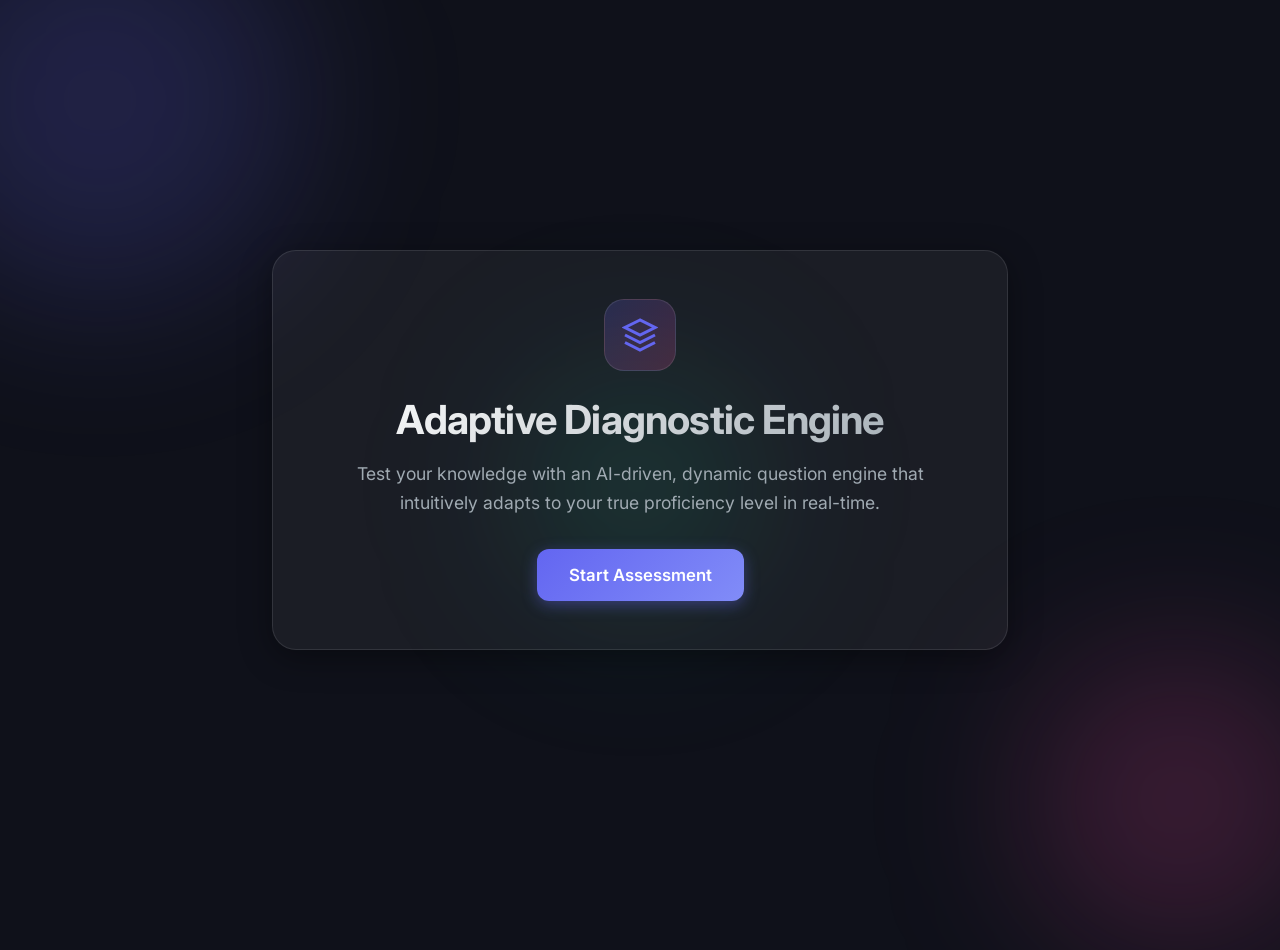
<file: frontend/index.html>
<!DOCTYPE html>
<html lang="en">
<head>
    <meta charset="UTF-8">
    <meta name="viewport" content="width=device-width, initial-scale=1.0">
    <title>AI Diagnostic Engine</title>
    <meta name="description" content="An adaptive testing engine using AI to measure proficiency intuitively.">
    <!-- Google Fonts -->
    <link href="https://fonts.googleapis.com/css2?family=Inter:wght@300;400;500;600;700&display=swap" rel="stylesheet">
    <link rel="stylesheet" href="styles.css">
</head>
<body>
    <div id="app" class="app-container">
        
        <!-- Welcome Screen -->
        <section id="welcome-view" class="view active">
            <div class="glass-card welcome-card">
                <div class="icon-wrapper">
                    <svg viewBox="0 0 24 24" fill="none" stroke="currentColor" stroke-width="2">
                        <path d="M12 2L2 7l10 5 10-5-10-5zM2 17l10 5 10-5M2 12l10 5 10-5"/>
                    </svg>
                </div>
                <h1>Adaptive Diagnostic Engine</h1>
                <p>Test your knowledge with an AI-driven, dynamic question engine that intuitively adapts to your true proficiency level in real-time.</p>
                <button id="start-btn" class="primary-btn pulse">Start Assessment</button>
            </div>
        </section>

        <!-- Question Screen -->
        <section id="question-view" class="view hidden">
            <div class="header-stats">
                <div class="stat-badge">Question <span id="q-counter">1</span> / 10</div>
                <div class="stat-badge difficulty">Difficulty: <span id="q-difficulty">0.50</span></div>
            </div>
            
            <div class="glass-card question-card">
                <h2 id="question-text">Loading question...</h2>
                <div id="options-container" class="options-grid">
                    <!-- Options injected here via JS -->
                </div>
                
                <div id="feedback-container" class="feedback-toast hidden">
                    <div class="feedback-icon" id="feedback-icon"></div>
                    <span id="feedback-text"></span>
                </div>
            </div>
        </section>

        <!-- Results Screen -->
        <section id="results-view" class="view hidden">
            <div class="glass-card results-card">
                <h2>Assessment Complete!</h2>
                <div class="score-display">
                    <div class="score-circle">
                        <span id="final-score">0.00</span>
                        <span class="score-label">Final Ability</span>
                    </div>
                </div>
                
                <div id="study-plan-container" class="study-plan-section">
                    <div class="loading-pulse">
                        <div class="dot-typing"></div>
                        <p>AI is generating your custom study plan...</p>
                    </div>
                    <div id="study-plan-content" class="hidden markdown-body"></div>
                </div>
                <button id="restart-btn" class="secondary-btn">Take Another Test</button>
            </div>
        </section>
        
    </div>
    
    <!-- Background Elements -->
    <div class="bg-shape shape-1"></div>
    <div class="bg-shape shape-2"></div>
    <div class="bg-shape shape-3"></div>

    <script src="script.js"></script>
</body>
</html>
</file>
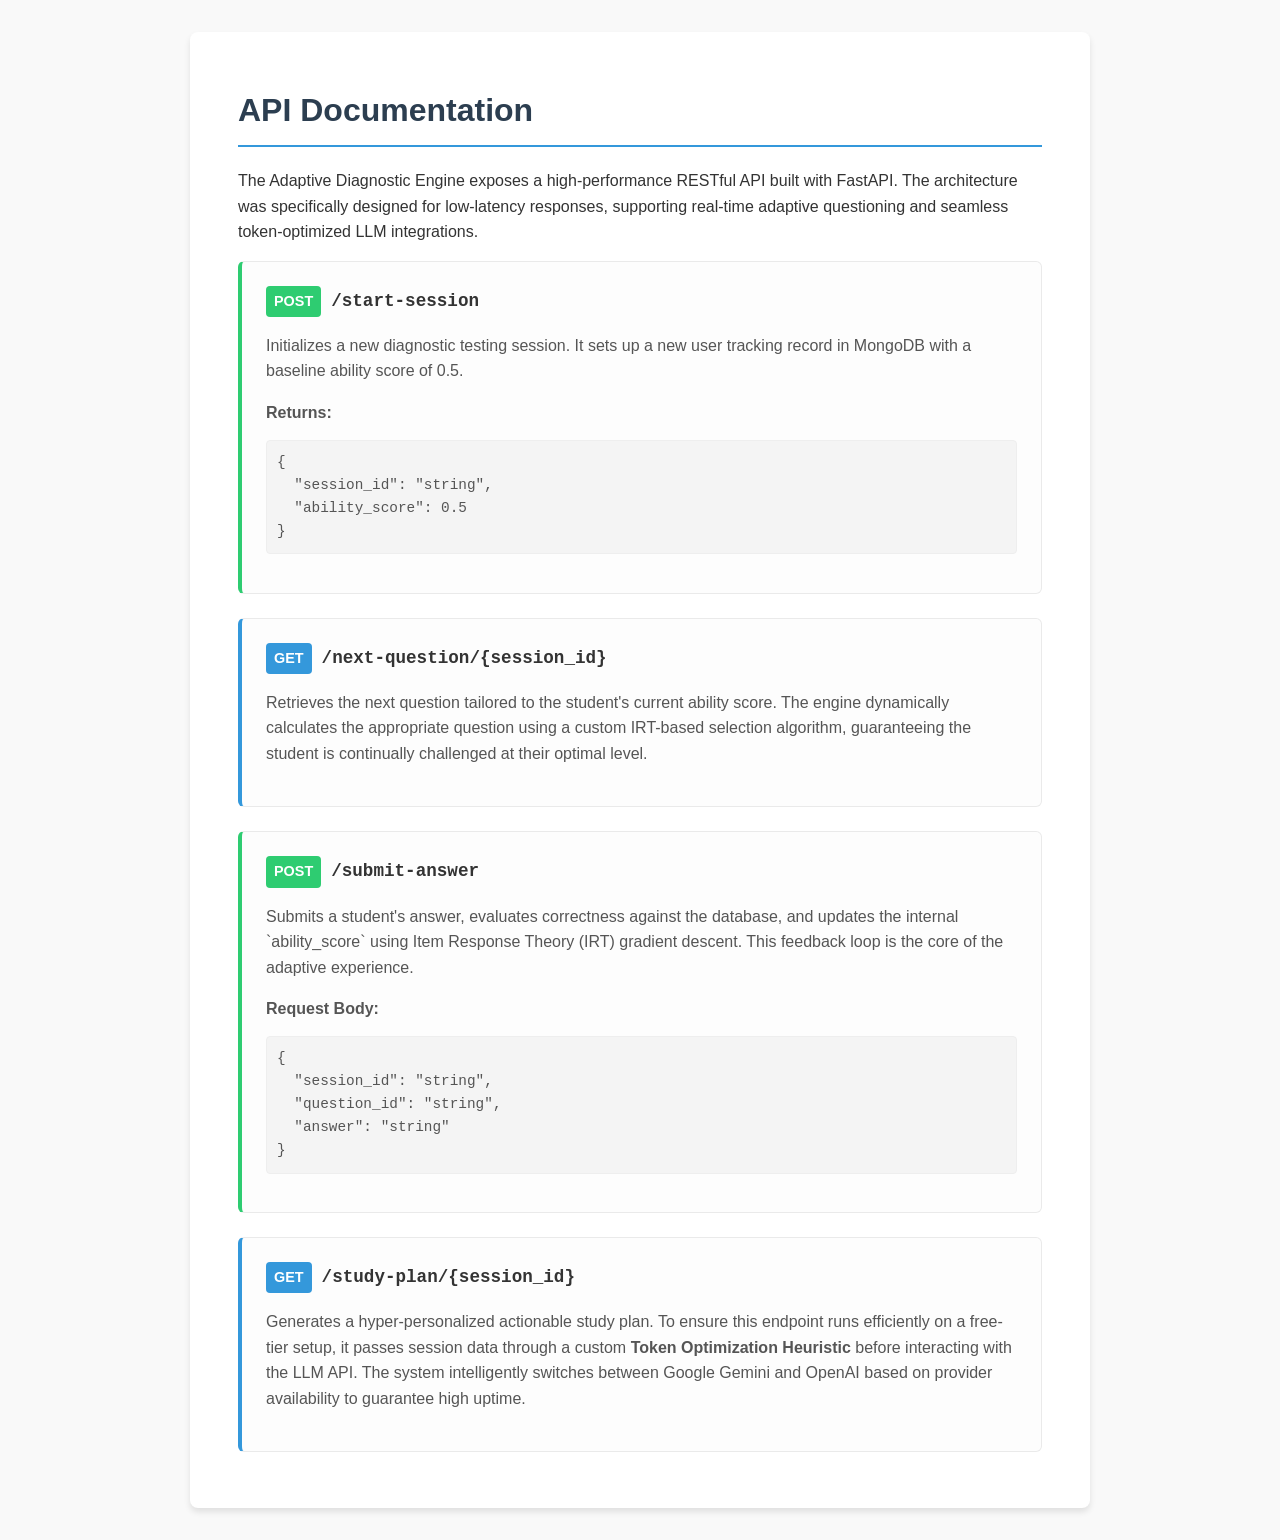
<file: deliverables/API Documentation.html>
<!DOCTYPE html>
<html lang="en">

<head>
    <meta charset="UTF-8">
    <meta name="viewport" content="width=device-width, initial-scale=1.0">
    <title>API Documentation</title>
    <style>
        body {
            font-family: 'Segoe UI', Tahoma, Geneva, Verdana, sans-serif;
            line-height: 1.6;
            color: #333;
            max-width: 900px;
            margin: 0 auto;
            padding: 2rem;
            background-color: #f9f9f9;
        }

        .container {
            background: white;
            padding: 2rem 3rem;
            border-radius: 8px;
            box-shadow: 0 4px 6px rgba(0, 0, 0, 0.1);
        }

        h1 {
            color: #2c3e50;
            border-bottom: 2px solid #3498db;
            padding-bottom: 0.5rem;
        }

        h2 {
            color: #2980b9;
            margin-top: 1.5rem;
        }

        .endpoint {
            background-color: #fdfdfd;
            border: 1px solid #eaeaea;
            padding: 1.5rem;
            border-radius: 6px;
            margin-bottom: 1.5rem;
            border-left: 4px solid #2ecc71;
            transition: transform 0.2s;
        }

        .endpoint:hover {
            transform: translateX(5px);
        }

        .endpoint.get {
            border-left-color: #3498db;
        }

        .endpoint.post {
            border-left-color: #2ecc71;
        }

        .method {
            display: inline-block;
            padding: 4px 8px;
            border-radius: 4px;
            color: white;
            font-weight: bold;
            font-size: 0.9rem;
            margin-right: 10px;
        }

        .method.get {
            background-color: #3498db;
        }

        .method.post {
            background-color: #2ecc71;
        }

        .path {
            font-family: 'Courier New', Courier, monospace;
            font-size: 1.1rem;
            font-weight: bold;
            color: #333;
        }

        .description {
            margin-top: 10px;
            color: #555;
        }

        pre {
            background-color: #f4f4f4;
            padding: 10px;
            border-radius: 4px;
            font-family: 'Courier New', Courier, monospace;
            font-size: 0.9rem;
            overflow-x: auto;
            border: 1px solid #eee;
        }
    </style>
</head>

<body>
    <div class="container">
        <h1>API Documentation</h1>
        <p>The Adaptive Diagnostic Engine exposes a high-performance RESTful API built with FastAPI. The architecture
            was specifically designed for low-latency responses, supporting real-time adaptive questioning and seamless
            token-optimized LLM integrations.</p>

        <div class="endpoint post">
            <div><span class="method post">POST</span><span class="path">/start-session</span></div>
            <div class="description">
                <p>Initializes a new diagnostic testing session. It sets up a new user tracking record in MongoDB with a
                    baseline ability score of 0.5.</p>
                <strong>Returns:</strong>
                <pre>{
  "session_id": "string",
  "ability_score": 0.5
}</pre>
            </div>
        </div>

        <div class="endpoint get">
            <div><span class="method get">GET</span><span class="path">/next-question/{session_id}</span></div>
            <div class="description">
                <p>Retrieves the next question tailored to the student's current ability score. The engine dynamically
                    calculates the appropriate question using a custom IRT-based selection algorithm, guaranteeing the
                    student is continually challenged at their optimal level.</p>
            </div>
        </div>

        <div class="endpoint post">
            <div><span class="method post">POST</span><span class="path">/submit-answer</span></div>
            <div class="description">
                <p>Submits a student's answer, evaluates correctness against the database, and updates the internal
                    `ability_score` using Item Response Theory (IRT) gradient descent. This feedback loop is the core of
                    the adaptive experience.</p>
                <strong>Request Body:</strong>
                <pre>{
  "session_id": "string",
  "question_id": "string",
  "answer": "string"
}</pre>
            </div>
        </div>

        <div class="endpoint get">
            <div><span class="method get">GET</span><span class="path">/study-plan/{session_id}</span></div>
            <div class="description">
                <p>Generates a hyper-personalized actionable study plan. To ensure this endpoint runs efficiently on a
                    free-tier setup, it passes session data through a custom <strong>Token Optimization
                        Heuristic</strong> before interacting with the LLM API. The system intelligently switches
                    between Google Gemini and OpenAI based on provider availability to guarantee high uptime.</p>
            </div>
        </div>

    </div>
</body>

</html>
</file>
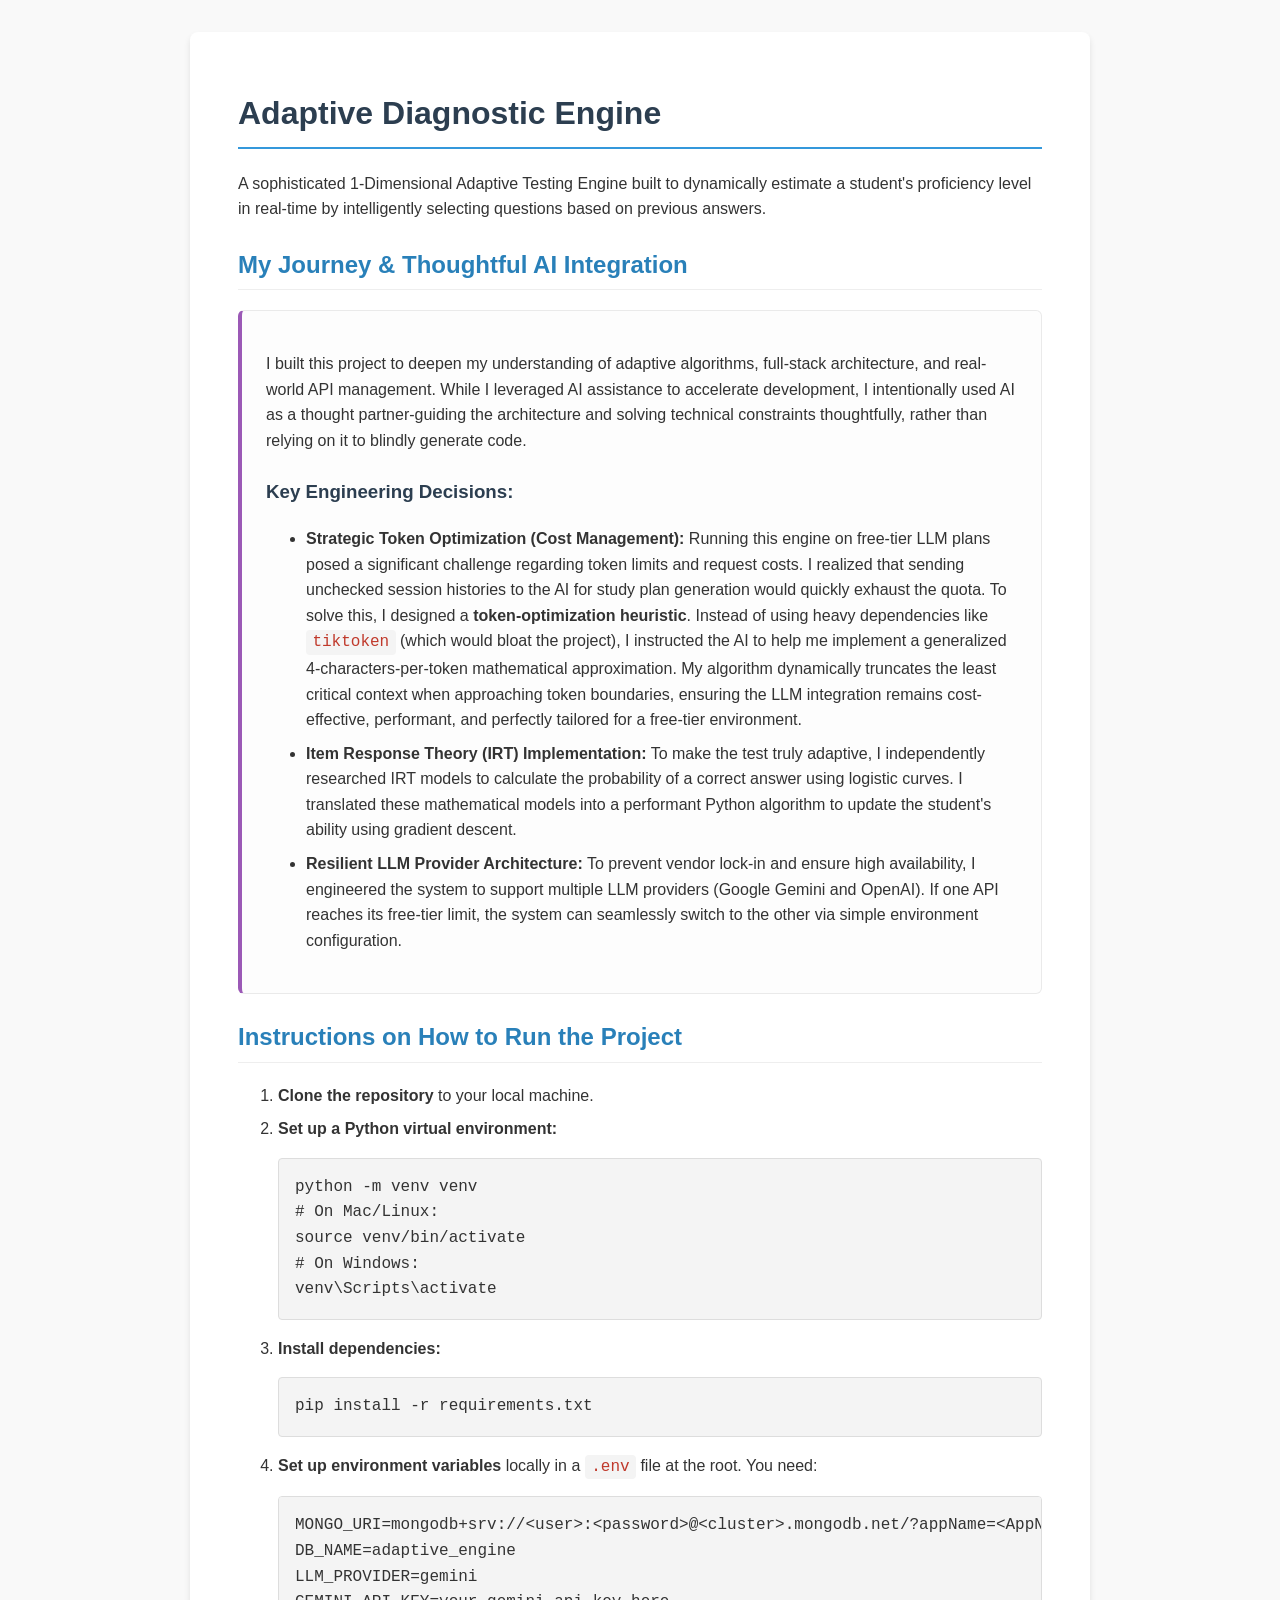
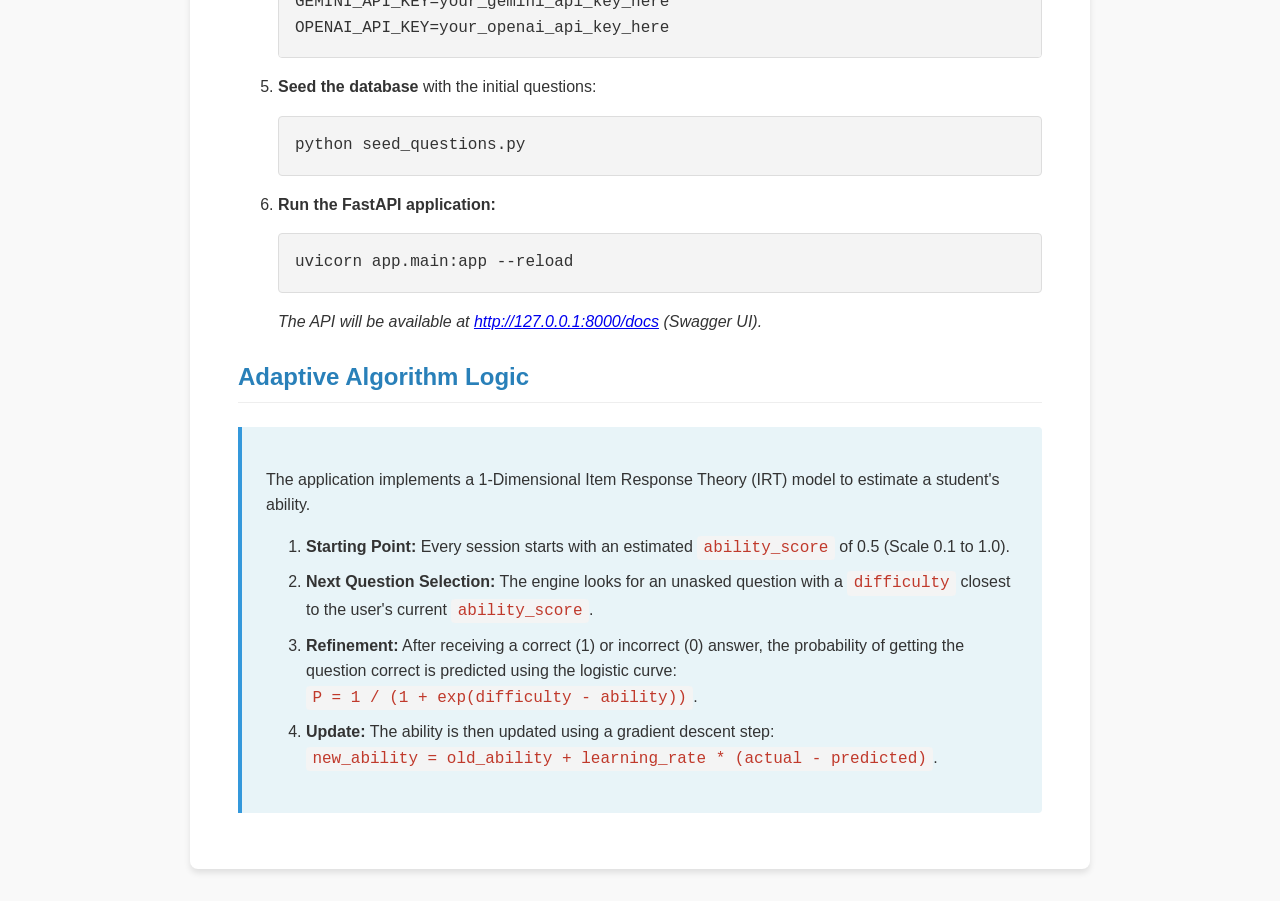
<file: deliverables/README.html>
<!DOCTYPE html>
<html lang="en">

<head>
    <meta charset="UTF-8">
    <meta name="viewport" content="width=device-width, initial-scale=1.0">
    <title>README - Adaptive Diagnostic Engine</title>
    <style>
        body {
            font-family: 'Segoe UI', Tahoma, Geneva, Verdana, sans-serif;
            line-height: 1.6;
            color: #333;
            max-width: 900px;
            margin: 0 auto;
            padding: 2rem;
            background-color: #f9f9f9;
        }

        .container {
            background: white;
            padding: 2rem 3rem;
            border-radius: 8px;
            box-shadow: 0 4px 6px rgba(0, 0, 0, 0.1);
        }

        h1,
        h2,
        h3 {
            color: #2c3e50;
            margin-top: 1.5rem;
        }

        h1 {
            border-bottom: 2px solid #3498db;
            padding-bottom: 0.5rem;
        }

        h2 {
            border-bottom: 1px solid #eee;
            padding-bottom: 0.3rem;
            color: #2980b9;
        }

        pre,
        code {
            background-color: #f4f4f4;
            border-radius: 4px;
            font-family: 'Courier New', Courier, monospace;
        }

        pre {
            padding: 1rem;
            overflow-x: auto;
            border: 1px solid #ddd;
        }

        code {
            padding: 0.2rem 0.4rem;
            color: #c0392b;
        }

        ul,
        ol {
            margin-bottom: 1rem;
        }

        li {
            margin-bottom: 0.5rem;
        }

        .highlight {
            background-color: #e8f4f8;
            padding: 1.5rem;
            border-left: 4px solid #3498db;
            border-radius: 0 4px 4px 0;
            margin: 1.5rem 0;
        }

        .journey-card {
            background-color: #fdfdfd;
            border: 1px solid #eaeaea;
            padding: 1.5rem;
            border-radius: 6px;
            margin-bottom: 1.5rem;
            border-left: 4px solid #9b59b6;
        }
    </style>
</head>

<body>
    <div class="container">
        <h1>Adaptive Diagnostic Engine</h1>

        <p>A sophisticated 1-Dimensional Adaptive Testing Engine built to dynamically estimate a student's proficiency
            level in real-time by intelligently selecting questions based on previous answers.</p>

        <h2>My Journey & Thoughtful AI Integration</h2>
        <div class="journey-card">
            <p>I built this project to deepen my understanding of adaptive algorithms, full-stack architecture, and
                real-world API management. While I leveraged AI assistance to accelerate development, I intentionally
                used AI as a thought partner-guiding the architecture and solving technical constraints thoughtfully,
                rather than relying on it to blindly generate code.</p>

            <h3>Key Engineering Decisions:</h3>
            <ul>
                <li><strong>Strategic Token Optimization (Cost Management):</strong> Running this engine on free-tier
                    LLM plans posed a significant challenge regarding token limits and request costs. I realized that
                    sending unchecked session histories to the AI for study plan generation would quickly exhaust the
                    quota. To solve this, I designed a <strong>token-optimization heuristic</strong>. Instead of using
                    heavy dependencies like <code>tiktoken</code> (which would bloat the project), I instructed the AI
                    to help me implement a generalized 4-characters-per-token mathematical approximation. My algorithm
                    dynamically truncates the least critical context when approaching token boundaries, ensuring the LLM
                    integration remains cost-effective, performant, and perfectly tailored for a free-tier environment.
                </li>
                <li><strong>Item Response Theory (IRT) Implementation:</strong> To make the test truly adaptive, I
                    independently researched IRT models to calculate the probability of a correct answer using logistic
                    curves. I translated these mathematical models into a performant Python algorithm to update the
                    student's ability using gradient descent.</li>
                <li><strong>Resilient LLM Provider Architecture:</strong> To prevent vendor lock-in and ensure high
                    availability, I engineered the system to support multiple LLM providers (Google Gemini and OpenAI).
                    If one API reaches its free-tier limit, the system can seamlessly switch to the other via simple
                    environment configuration.</li>
            </ul>
        </div>

        <h2>Instructions on How to Run the Project</h2>
        <ol>
            <li><strong>Clone the repository</strong> to your local machine.</li>
            <li><strong>Set up a Python virtual environment:</strong>
                <pre>python -m venv venv
# On Mac/Linux:
source venv/bin/activate  
# On Windows:
venv\Scripts\activate</pre>
            </li>
            <li><strong>Install dependencies:</strong>
                <pre>pip install -r requirements.txt</pre>
            </li>
            <li><strong>Set up environment variables</strong> locally in a <code>.env</code> file at the root. You need:
                <pre>MONGO_URI=mongodb+srv://&lt;user&gt;:&lt;password&gt;@&lt;cluster&gt;.mongodb.net/?appName=&lt;AppName&gt;
DB_NAME=adaptive_engine
LLM_PROVIDER=gemini
GEMINI_API_KEY=your_gemini_api_key_here
OPENAI_API_KEY=your_openai_api_key_here</pre>
            </li>
            <li><strong>Seed the database</strong> with the initial questions:
                <pre>python seed_questions.py</pre>
            </li>
            <li><strong>Run the FastAPI application:</strong>
                <pre>uvicorn app.main:app --reload</pre>
                <em>The API will be available at <a href="http://127.0.0.1:8000/docs"
                        target="_blank">http://127.0.0.1:8000/docs</a> (Swagger UI).</em>
            </li>
        </ol>

        <h2>Adaptive Algorithm Logic</h2>
        <div class="highlight">
            <p>The application implements a 1-Dimensional Item Response Theory (IRT) model to estimate a student's
                ability.</p>
            <ol>
                <li><strong>Starting Point:</strong> Every session starts with an estimated <code>ability_score</code>
                    of 0.5 (Scale 0.1 to 1.0).</li>
                <li><strong>Next Question Selection:</strong> The engine looks for an unasked question with a
                    <code>difficulty</code> closest to the user's current <code>ability_score</code>.
                </li>
                <li><strong>Refinement:</strong> After receiving a correct (1) or incorrect (0) answer, the probability
                    of getting the question correct is predicted using the logistic curve:
                    <br><code>P = 1 / (1 + exp(difficulty - ability))</code>.
                </li>
                <li><strong>Update:</strong> The ability is then updated using a gradient descent step:
                    <br><code>new_ability = old_ability + learning_rate * (actual - predicted)</code>.
                </li>
            </ol>
        </div>
    </div>
</body>

</html>
</file>
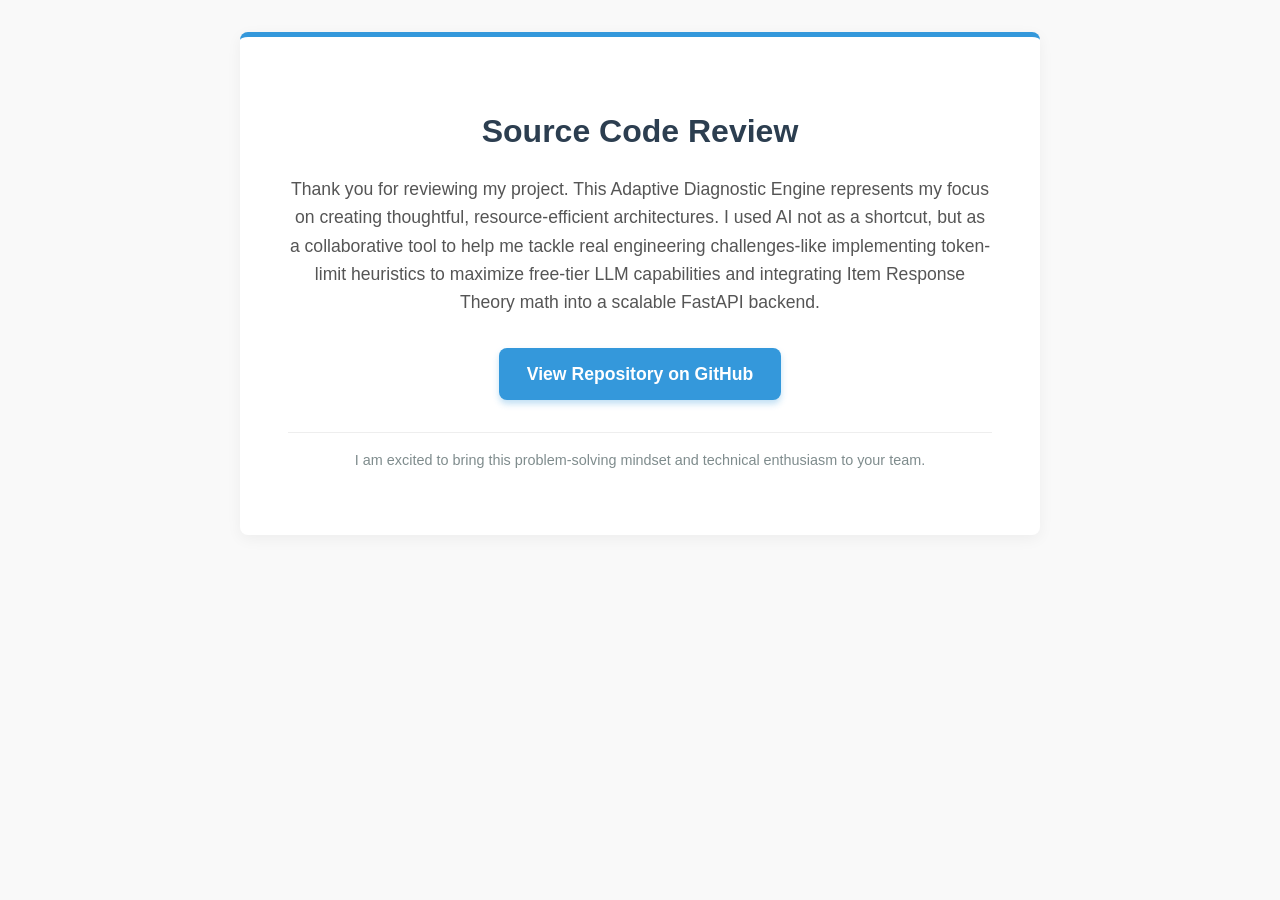
<file: deliverables/Source Code.html>
<!DOCTYPE html>
<html lang="en">

<head>
    <meta charset="UTF-8">
    <meta name="viewport" content="width=device-width, initial-scale=1.0">
    <title>Source Code</title>
    <style>
        body {
            font-family: 'Segoe UI', Tahoma, Geneva, Verdana, sans-serif;
            line-height: 1.6;
            color: #333;
            max-width: 800px;
            margin: 0 auto;
            padding: 2rem;
            background-color: #f9f9f9;
        }

        .card {
            background: white;
            padding: 3rem;
            border-radius: 8px;
            box-shadow: 0 4px 15px rgba(0, 0, 0, 0.05);
            text-align: center;
            border-top: 5px solid #3498db;
        }

        h1 {
            color: #2c3e50;
            margin-bottom: 1rem;
        }

        .intro {
            font-size: 1.1rem;
            color: #555;
            margin-bottom: 2rem;
        }

        a.button {
            display: inline-block;
            padding: 12px 28px;
            background-color: #3498db;
            color: white;
            text-decoration: none;
            border-radius: 8px;
            font-weight: bold;
            font-size: 1.1rem;
            transition: all 0.3s ease;
            box-shadow: 0 4px 6px rgba(52, 152, 219, 0.3);
        }

        a.button:hover {
            background-color: #2980b9;
            transform: translateY(-2px);
            box-shadow: 0 6px 12px rgba(52, 152, 219, 0.4);
        }

        .disclaimer {
            margin-top: 2rem;
            font-size: 0.9rem;
            color: #7f8c8d;
            border-top: 1px solid #eee;
            padding-top: 1rem;
        }
    </style>
</head>

<body>
    <div class="card">
        <h1>Source Code Review</h1>
        <p class="intro">Thank you for reviewing my project. This Adaptive Diagnostic Engine represents my focus on
            creating thoughtful, resource-efficient architectures. I used AI not as a shortcut, but as a collaborative
            tool to help me tackle real engineering challenges-like implementing token-limit heuristics to maximize
            free-tier LLM capabilities and integrating Item Response Theory math into a scalable FastAPI backend.</p>

        <a href="https://github.com/heyyymanan/adaptive-diagnostic-engine" class="button" target="_blank">
            View Repository on GitHub
        </a>

        <p class="disclaimer">I am excited to bring this problem-solving mindset and technical enthusiasm to your team.
        </p>
    </div>
</body>

</html>
</file>
<file: frontend/styles.css>
:root {
  --bg-dark: #0f111a;
  --text-main: #ffffff;
  --text-muted: #a0aab2;
  --primary: #6366f1;
  --primary-hover: #4f46e5;
  --secondary: #ec4899;
  --success: #10b981;
  --error: #ef4444;
  --glass-bg: rgba(255, 255, 255, 0.05);
  --glass-border: rgba(255, 255, 255, 0.1);
  --card-shadow: 0 8px 32px 0 rgba(0, 0, 0, 0.37);
}

* {
  box-sizing: border-box;
  margin: 0;
  padding: 0;
  font-family: "Inter", sans-serif;
}

body {
  background-color: var(--bg-dark);
  color: var(--text-main);
  min-height: 100vh;
  display: flex;
  justify-content: center;
  align-items: center;
  overflow-x: hidden;
  position: relative;
}

/* Dynamic Background Shapes */
.bg-shape {
  position: absolute;
  filter: blur(80px);
  z-index: -1;
  border-radius: 50%;
  animation: float 20s infinite alternate ease-in-out;
}

.shape-1 {
  width: 400px;
  height: 400px;
  background: rgba(99, 102, 241, 0.2);
  top: -100px;
  left: -100px;
}

.shape-2 {
  width: 300px;
  height: 300px;
  background: rgba(236, 72, 153, 0.2);
  bottom: -50px;
  right: -50px;
  animation-delay: -5s;
}

.shape-3 {
  width: 250px;
  height: 250px;
  background: rgba(16, 185, 129, 0.15);
  top: 40%;
  left: 40%;
  animation-delay: -10s;
}

@keyframes float {
  0% {
    transform: translate(0, 0) scale(1);
  }
  100% {
    transform: translate(30px, 50px) scale(1.1);
  }
}

.app-container {
  width: 100%;
  max-width: 800px;
  padding: 2rem;
  z-index: 10;
}

/* Glassmorphism Cards */
.glass-card {
  background: var(--glass-bg);
  backdrop-filter: blur(16px);
  -webkit-backdrop-filter: blur(16px);
  border: 1px solid var(--glass-border);
  border-radius: 24px;
  padding: 3rem;
  box-shadow: var(--card-shadow);
  text-align: center;
  transition:
    transform 0.3s ease,
    opacity 0.4s ease;
}

/* Views & view states */
.view {
  display: none;
  opacity: 0;
  transform: translateY(20px);
  animation: fadeIn 0.5s forwards ease-out;
}

.view.active {
  display: block;
}

@keyframes fadeIn {
  to {
    opacity: 1;
    transform: translateY(0);
  }
}

.hidden {
  display: none !important;
}

/* Typography elements */
h1,
h2 {
  font-weight: 700;
  margin-bottom: 1rem;
  background: linear-gradient(135deg, #fff 0%, #a0aab2 100%);
  -webkit-background-clip: text;
  -webkit-text-fill-color: transparent;
}

h1 {
  font-size: 2.5rem;
  letter-spacing: -0.02em;
}
h2 {
  font-size: 1.75rem;
}

p {
  color: var(--text-muted);
  line-height: 1.6;
  margin-bottom: 2rem;
  font-size: 1.1rem;
}

/* Buttons */
button {
  cursor: pointer;
  font-weight: 600;
  font-size: 1.05rem;
  padding: 1rem 2rem;
  border-radius: 12px;
  border: none;
  transition: all 0.2s cubic-bezier(0.4, 0, 0.2, 1);
}

.primary-btn {
  background: linear-gradient(135deg, var(--primary) 0%, #818cf8 100%);
  color: white;
  box-shadow: 0 4px 15px rgba(99, 102, 241, 0.4);
}

.primary-btn:hover {
  transform: translateY(-2px);
  box-shadow: 0 6px 20px rgba(99, 102, 241, 0.6);
}

.primary-btn:active {
  transform: translateY(1px);
}

.primary-btn:disabled {
  opacity: 0.7;
  cursor: wait;
  transform: none;
}

.secondary-btn {
  background: rgba(255, 255, 255, 0.1);
  color: white;
  border: 1px solid rgba(255, 255, 255, 0.2);
  margin-top: 2rem;
}

.secondary-btn:hover {
  background: rgba(255, 255, 255, 0.15);
}

/* Pulse Animation for CTA */
.pulse {
  animation: pulse 2s infinite;
}

@keyframes pulse {
  0% {
    box-shadow: 0 0 0 0 rgba(99, 102, 241, 0.7);
  }
  70% {
    box-shadow: 0 0 0 15px rgba(99, 102, 241, 0);
  }
  100% {
    box-shadow: 0 0 0 0 rgba(99, 102, 241, 0);
  }
}

/* Icon / Graphic */
.icon-wrapper {
  width: 72px;
  height: 72px;
  margin: 0 auto 1.5rem;
  background: linear-gradient(
    135deg,
    rgba(99, 102, 241, 0.2) 0%,
    rgba(236, 72, 153, 0.2) 100%
  );
  border-radius: 20px;
  display: flex;
  align-items: center;
  justify-content: center;
  color: var(--primary);
  border: 1px solid rgba(255, 255, 255, 0.1);
}

.icon-wrapper svg {
  width: 36px;
  height: 36px;
}

/* Question View Specifics */
.header-stats {
  display: flex;
  justify-content: space-between;
  margin-bottom: 1.5rem;
}

.stat-badge {
  background: rgba(0, 0, 0, 0.3);
  padding: 0.5rem 1rem;
  border-radius: 20px;
  font-size: 0.9rem;
  font-weight: 500;
  border: 1px solid rgba(255, 255, 255, 0.05);
  display: flex;
  align-items: center;
  gap: 0.5rem;
}

.stat-badge.difficulty span {
  color: var(--secondary);
  font-weight: 700;
  font-family: monospace;
  font-size: 1rem;
}

.options-grid {
  display: grid;
  grid-template-columns: 1fr;
  gap: 1rem;
  margin-top: 2rem;
}

.option-btn {
  background: rgba(255, 255, 255, 0.03);
  border: 1px solid var(--glass-border);
  color: var(--text-main);
  padding: 1.25rem;
  text-align: left;
  border-radius: 12px;
  font-size: 1.05rem;
  transition: all 0.2s ease;
  display: flex;
  align-items: center;
}

.option-btn:hover:not(:disabled) {
  background: rgba(255, 255, 255, 0.08);
  border-color: rgba(255, 255, 255, 0.3);
  transform: translateX(6px);
}

.option-btn:disabled {
  cursor: default;
  opacity: 0.6;
}

.option-btn.correct {
  background: rgba(16, 185, 129, 0.2) !important;
  border-color: var(--success) !important;
  transform: none;
  opacity: 1 !important;
}

.option-btn.incorrect {
  background: rgba(239, 68, 68, 0.2) !important;
  border-color: var(--error) !important;
  transform: none;
  opacity: 1 !important;
}

.option-btn.incorrect-dim {
  opacity: 0.3;
}

/* Feedback Toast */
.feedback-toast {
  margin-top: 1.5rem;
  padding: 1rem;
  border-radius: 12px;
  display: flex;
  align-items: center;
  justify-content: center;
  gap: 0.75rem;
  font-weight: 600;
  font-size: 1.1rem;
  animation: slideUp 0.4s cubic-bezier(0.175, 0.885, 0.32, 1.275);
}

.feedback-toast.success {
  background: rgba(16, 185, 129, 0.15);
  color: var(--success);
  border: 1px solid rgba(16, 185, 129, 0.3);
}

.feedback-toast.error {
  background: rgba(239, 68, 68, 0.15);
  color: var(--error);
  border: 1px solid rgba(239, 68, 68, 0.3);
}

.feedback-icon svg {
  width: 24px;
  height: 24px;
}

@keyframes slideUp {
  from {
    opacity: 0;
    transform: translateY(15px);
  }
  to {
    opacity: 1;
    transform: translateY(0);
  }
}

/* Final Score / Results */
.score-circle {
  width: 200px;
  height: 200px;
  margin: 2rem auto;
  border-radius: 50%;
  background: conic-gradient(
    var(--primary) calc(var(--score-pct) * 1%),
    rgba(255, 255, 255, 0.05) 0
  );
  display: flex;
  flex-direction: column;
  align-items: center;
  justify-content: center;
  position: relative;
  box-shadow: 0 0 40px rgba(99, 102, 241, 0.25);
  transition: --score-pct 1s ease-out; /* Note: transitions on custom properties don't strictly work everywhere without @property, handled via JS inline normally */
}

/* Fallback for edge cases, setting transition up using normal gradient */
.score-circle::before {
  content: "";
  position: absolute;
  inset: 12px;
  background: var(--bg-dark);
  border-radius: 50%;
  z-index: 1;
}

.score-circle span {
  position: relative;
  z-index: 2;
}

#final-score {
  font-size: 3.5rem;
  font-weight: 700;
  background: linear-gradient(135deg, var(--primary), var(--secondary));
  -webkit-background-clip: text;
  -webkit-text-fill-color: transparent;
  line-height: 1;
}

.score-label {
  font-size: 0.9rem;
  color: var(--text-muted);
  text-transform: uppercase;
  letter-spacing: 2px;
  margin-top: 0.5rem;
}

/* Loading state for generative AI */
.loading-pulse {
  display: flex;
  flex-direction: column;
  align-items: center;
  gap: 1.5rem;
  margin: 4rem 0;
}

.dot-typing {
  position: relative;
  left: -9999px;
  width: 12px;
  height: 12px;
  border-radius: 6px;
  background-color: var(--primary);
  color: var(--primary);
  box-shadow:
    9984px 0 0 0 var(--primary),
    9999px 0 0 0 var(--primary),
    10014px 0 0 0 var(--primary);
  animation: dotTyping 1.5s infinite linear;
}

@keyframes dotTyping {
  0% {
    box-shadow:
      9984px 0 0 0 var(--primary),
      9999px 0 0 0 var(--primary),
      10014px 0 0 0 var(--primary);
  }
  16.667% {
    box-shadow:
      9984px -12px 0 0 var(--primary),
      9999px 0 0 0 var(--primary),
      10014px 0 0 0 var(--primary);
  }
  33.333% {
    box-shadow:
      9984px 0 0 0 var(--primary),
      9999px 0 0 0 var(--primary),
      10014px 0 0 0 var(--primary);
  }
  50% {
    box-shadow:
      9984px 0 0 0 var(--primary),
      9999px -12px 0 0 var(--primary),
      10014px 0 0 0 var(--primary);
  }
  66.667% {
    box-shadow:
      9984px 0 0 0 var(--primary),
      9999px 0 0 0 var(--primary),
      10014px 0 0 0 var(--primary);
  }
  83.333% {
    box-shadow:
      9984px 0 0 0 var(--primary),
      9999px 0 0 0 var(--primary),
      10014px -12px 0 0 var(--primary);
  }
  100% {
    box-shadow:
      9984px 0 0 0 var(--primary),
      9999px 0 0 0 var(--primary),
      10014px 0 0 0 var(--primary);
  }
}

.markdown-body {
  text-align: left;
  background: rgba(0, 0, 0, 0.2);
  padding: 2rem;
  border-radius: 16px;
  font-size: 1rem;
  line-height: 1.7;
  margin-top: 1.5rem;
  border: 1px solid rgba(255, 255, 255, 0.05);
  max-height: 400px;
  overflow-y: auto;
  scrollbar-width: thin;
  scrollbar-color: var(--primary) transparent;
}

.markdown-body::-webkit-scrollbar {
  width: 6px;
}

.markdown-body::-webkit-scrollbar-thumb {
  background-color: var(--primary);
  border-radius: 3px;
}

.markdown-body h3,
.markdown-body h2 {
  color: #fff;
  margin-top: 1.8rem;
  margin-bottom: 0.8rem;
  font-weight: 600;
}
.markdown-body h3:first-child,
.markdown-body h2:first-child {
  margin-top: 0;
}
.markdown-body strong {
  color: var(--secondary);
  font-weight: 600;
}
.markdown-body ul,
.markdown-body ol {
  margin-left: 1.5rem;
  margin-bottom: 1.2rem;
}
.markdown-body li {
  margin-bottom: 0.4rem;
  padding-left: 0.5rem;
}
.markdown-body p {
  color: var(--text-main);
  font-size: 1rem;
  margin-bottom: 1.2rem;
}

/* Responsive adjustments */
@media (max-width: 600px) {
  .app-container {
    padding: 1rem;
  }
  .glass-card {
    padding: 2rem 1.5rem;
  }
  h1 {
    font-size: 2rem;
  }
  .score-circle {
    width: 160px;
    height: 160px;
  }
  #final-score {
    font-size: 2.8rem;
  }
  .markdown-body {
    padding: 1.5rem;
  }
}
</file>
